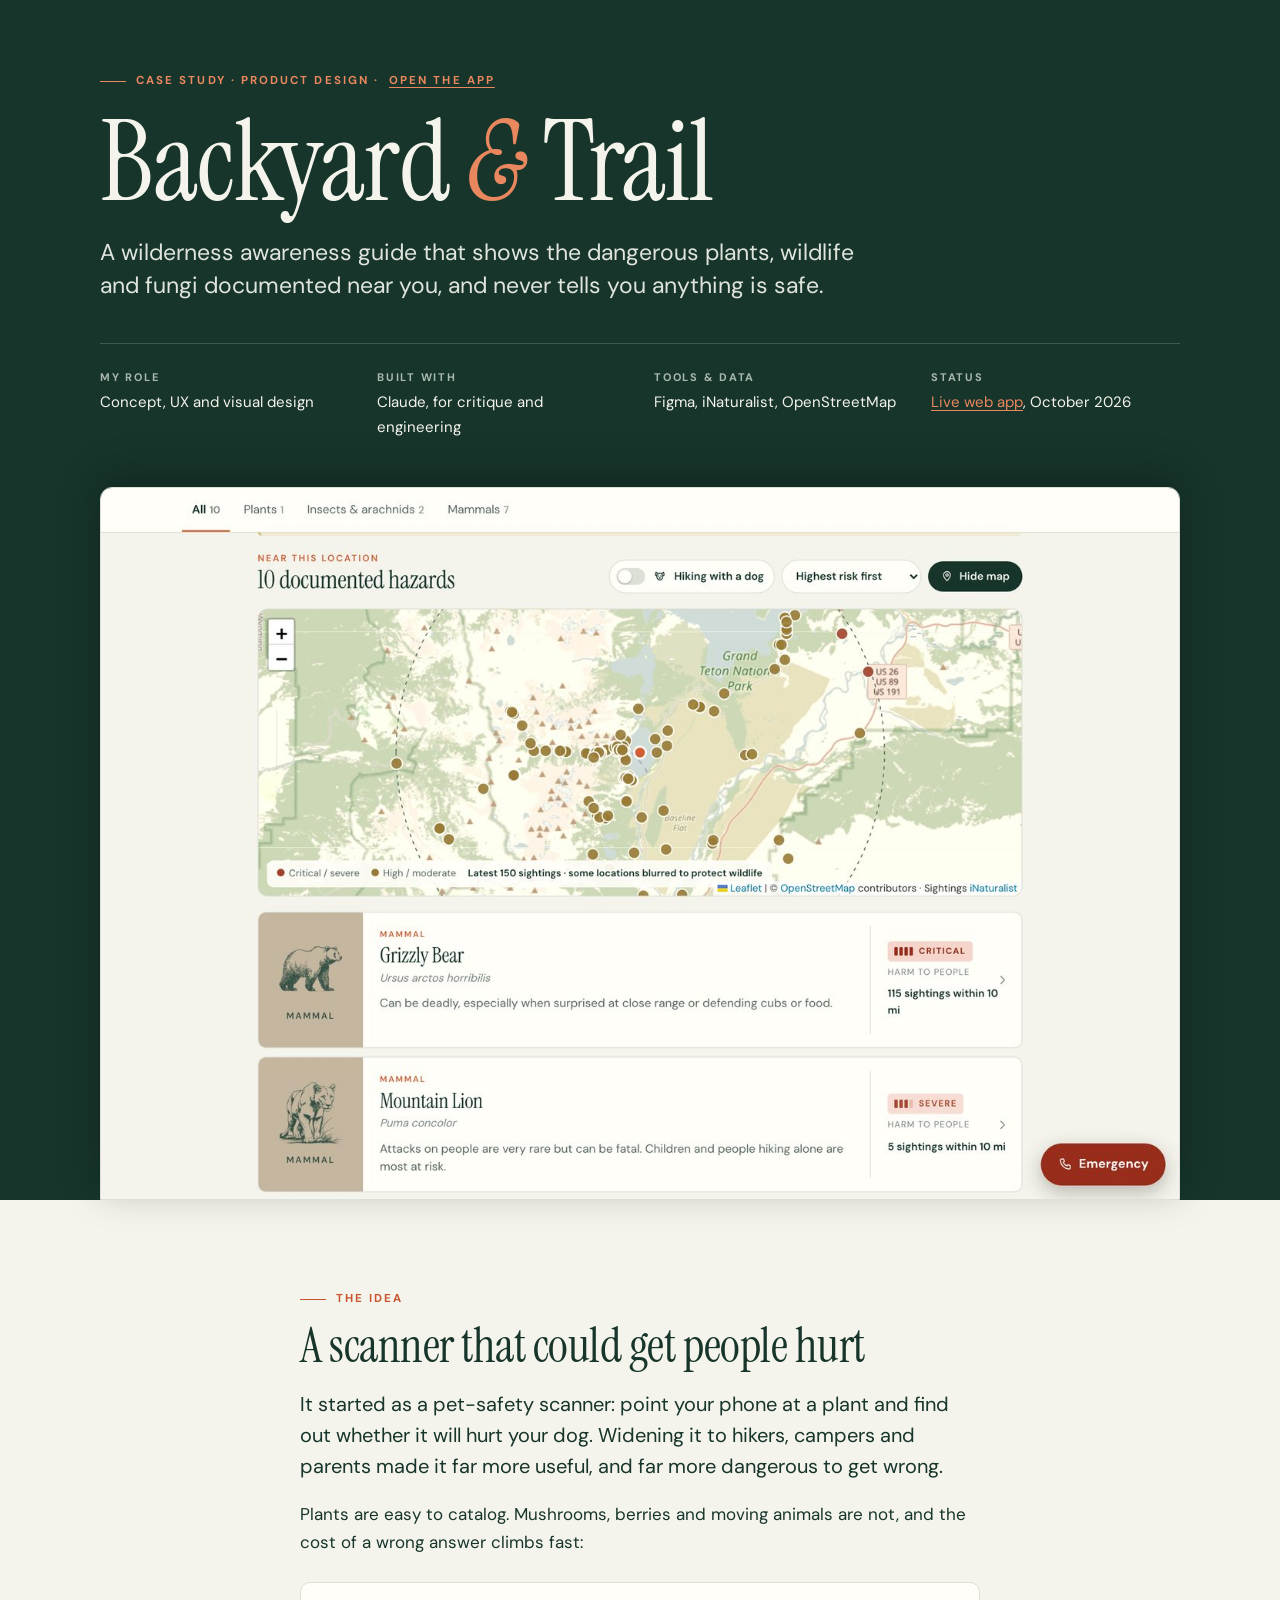
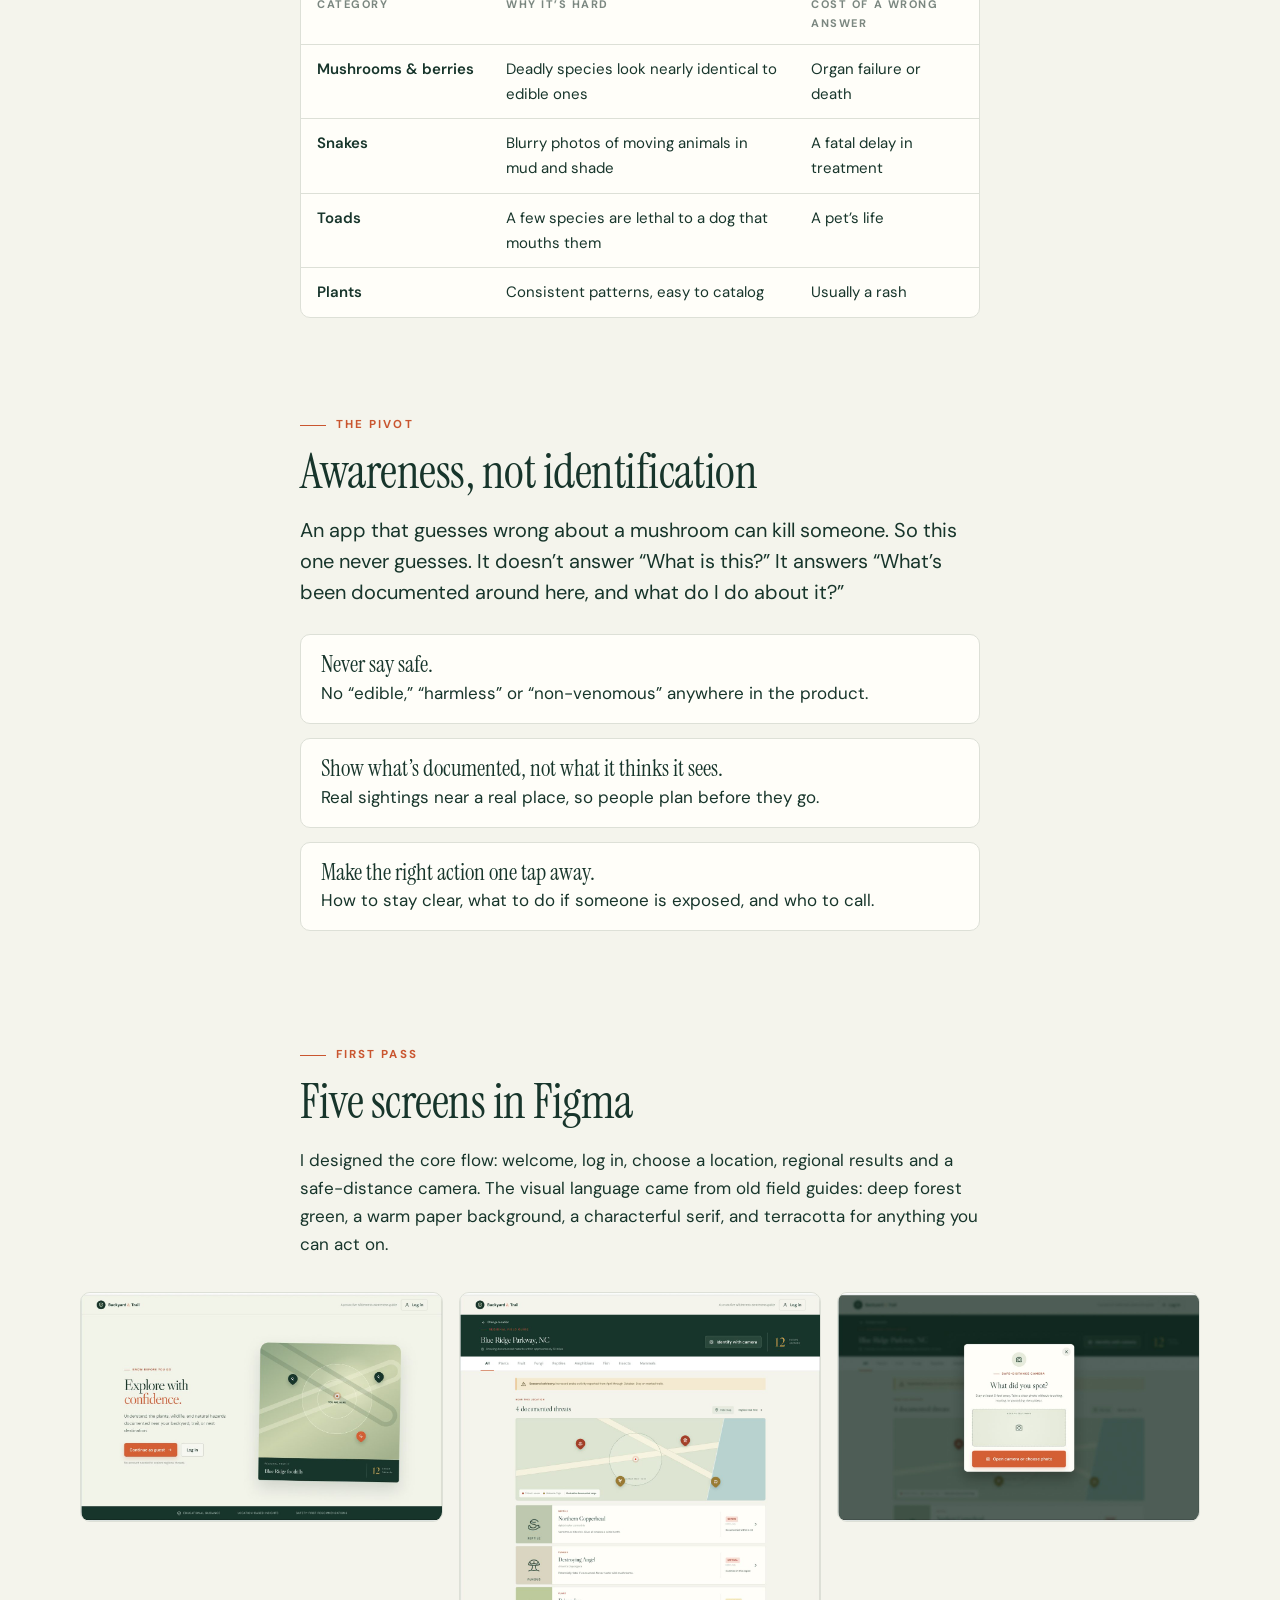
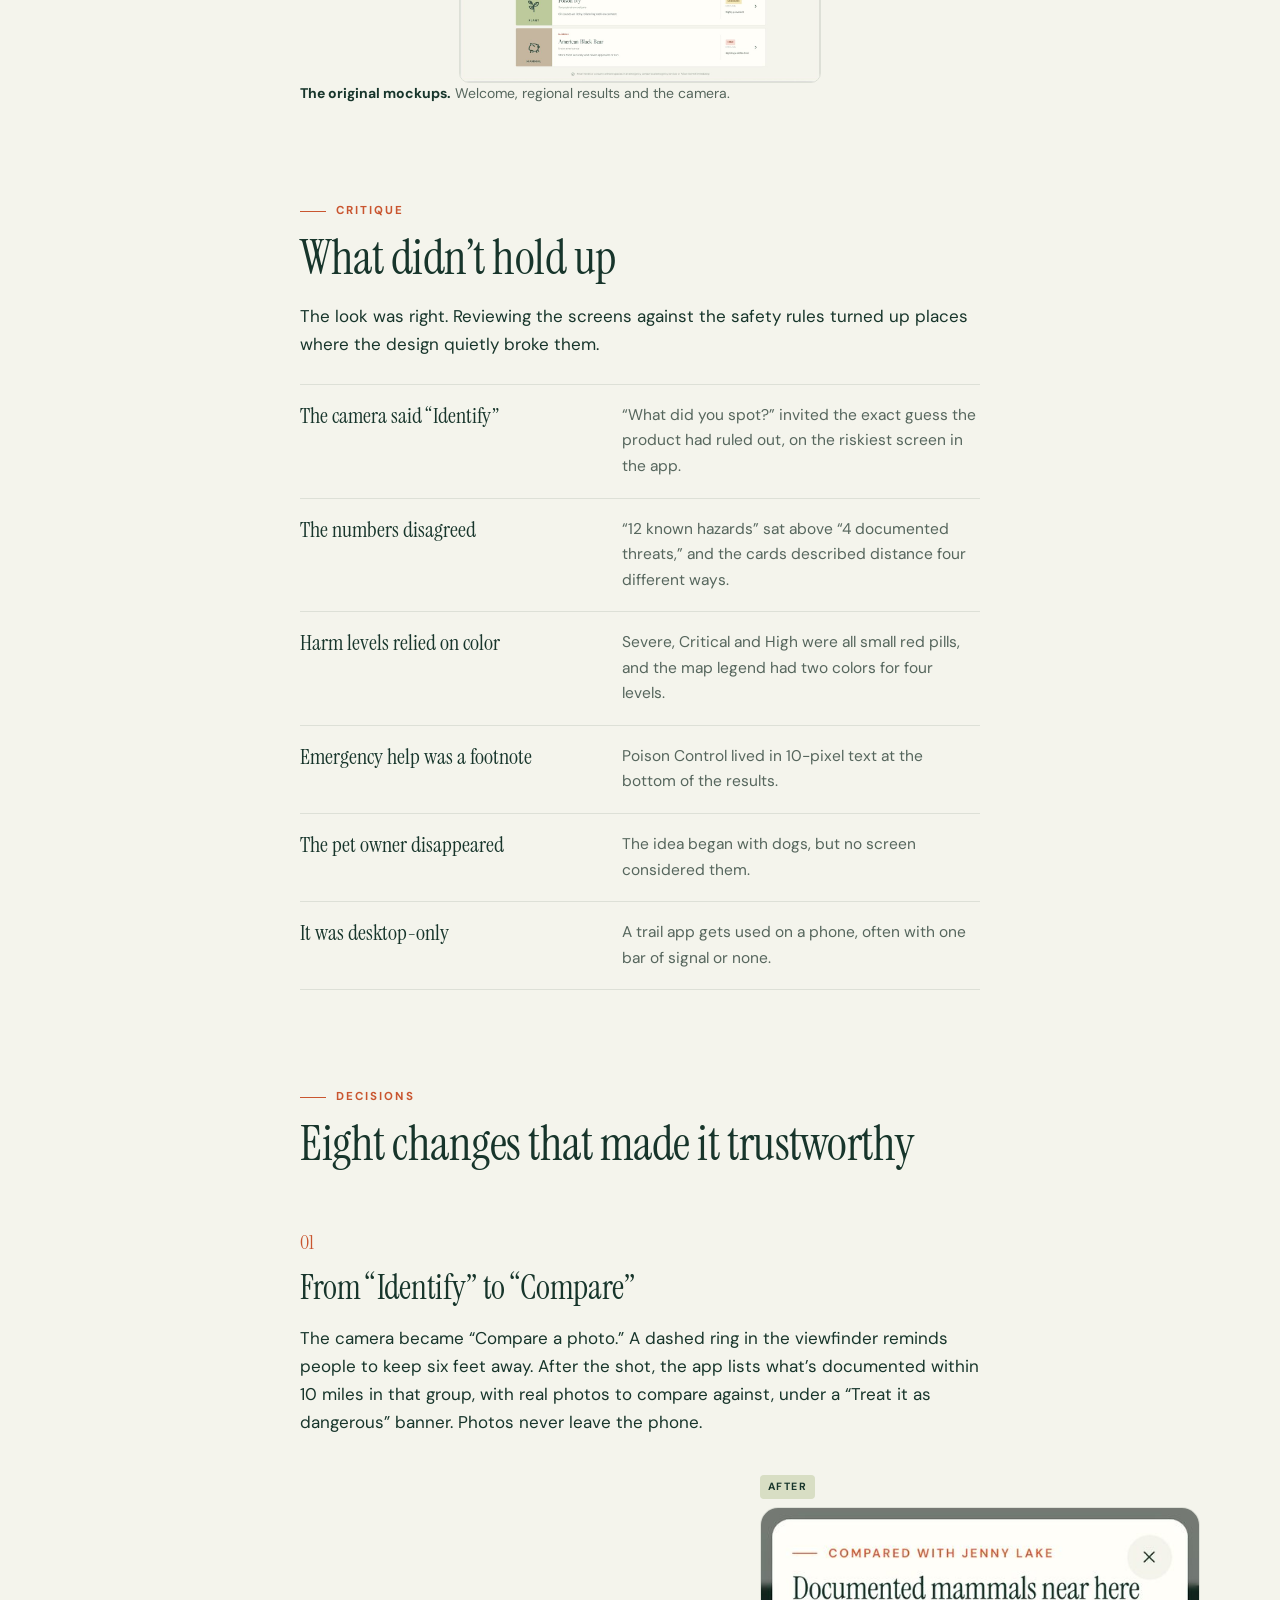
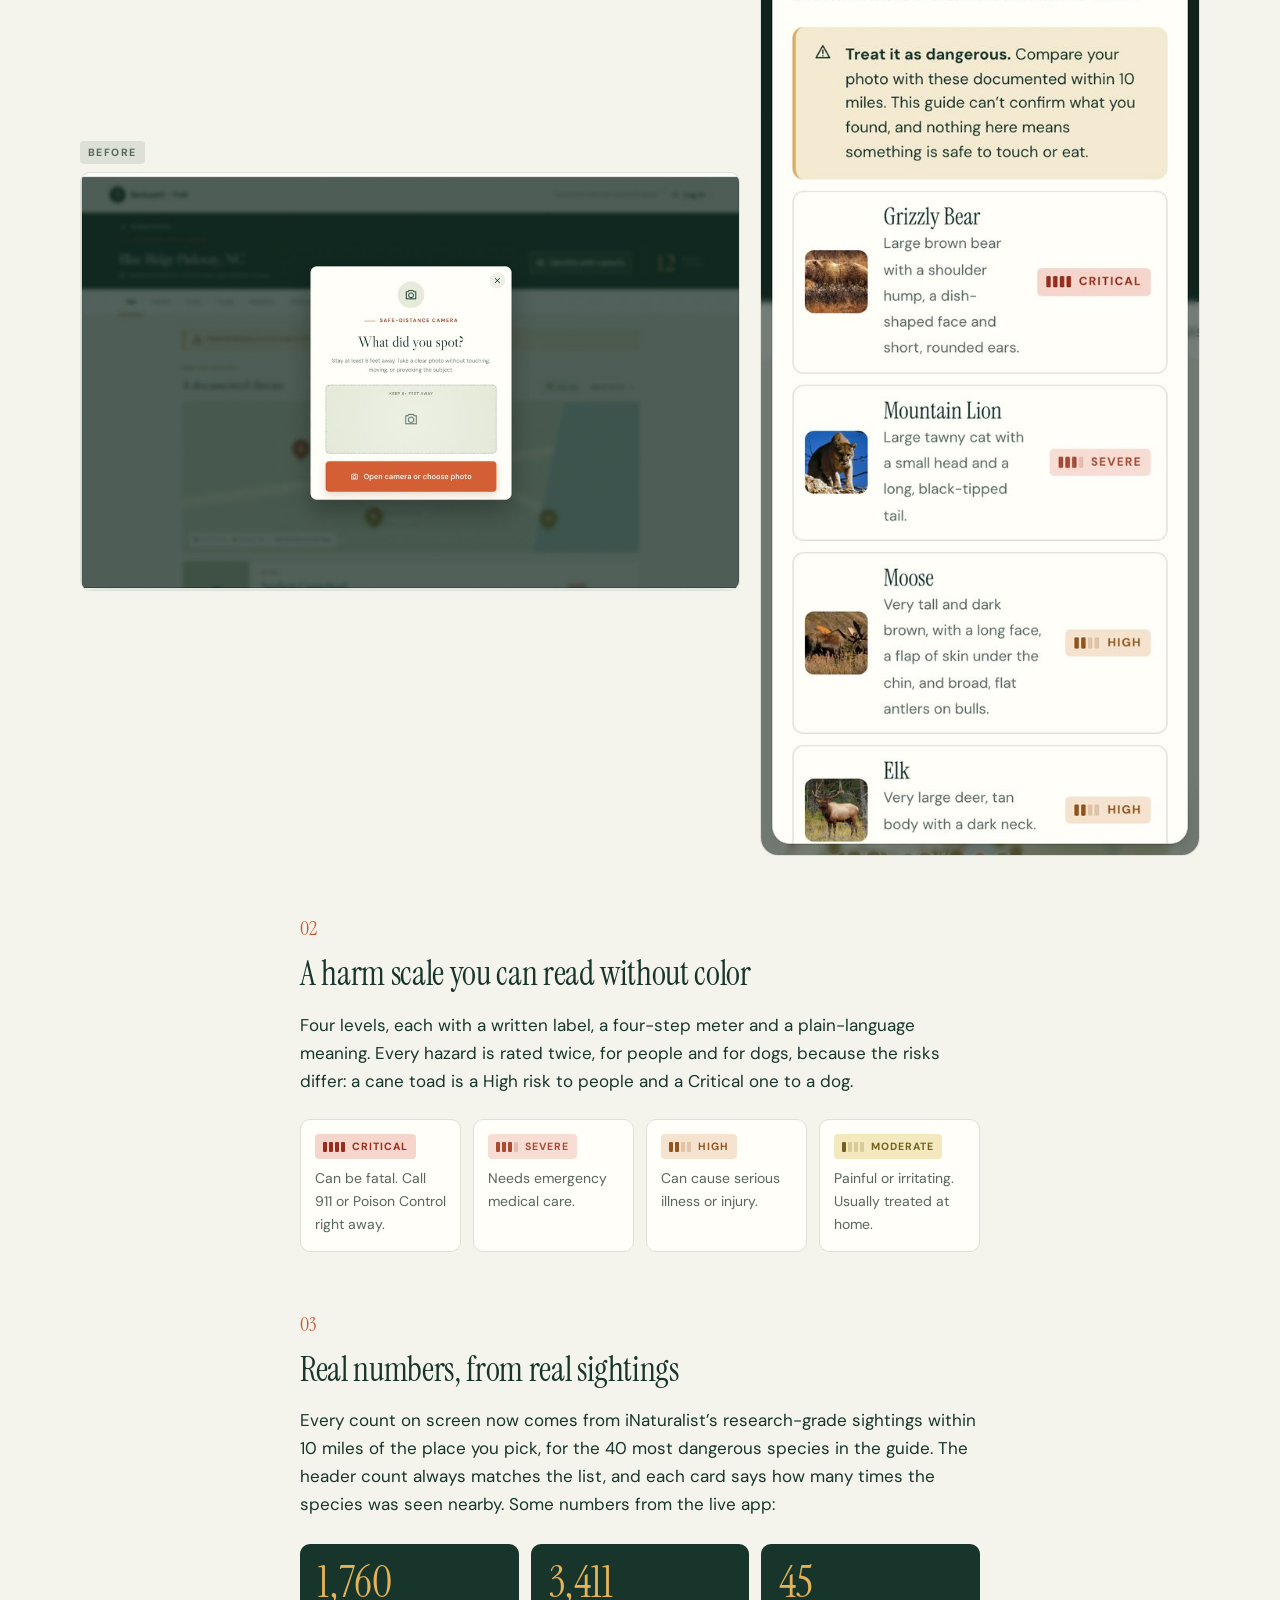
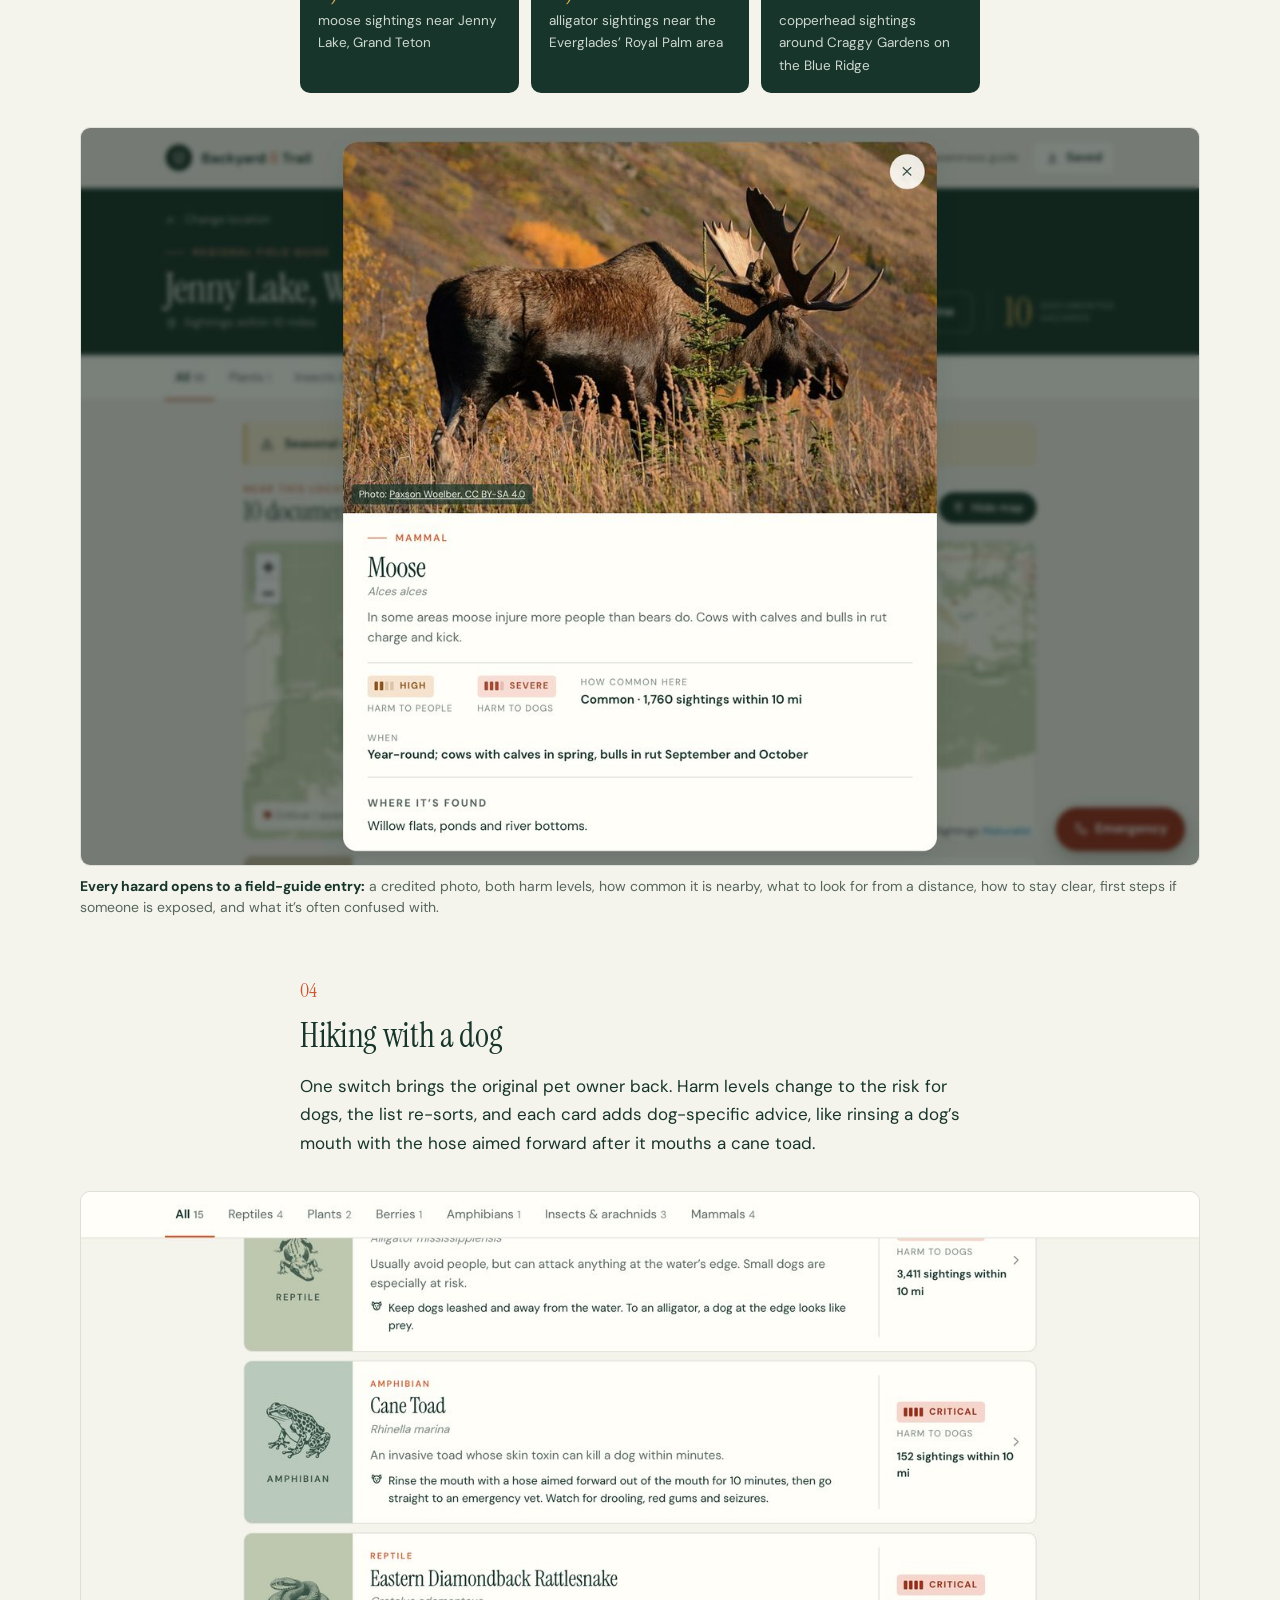
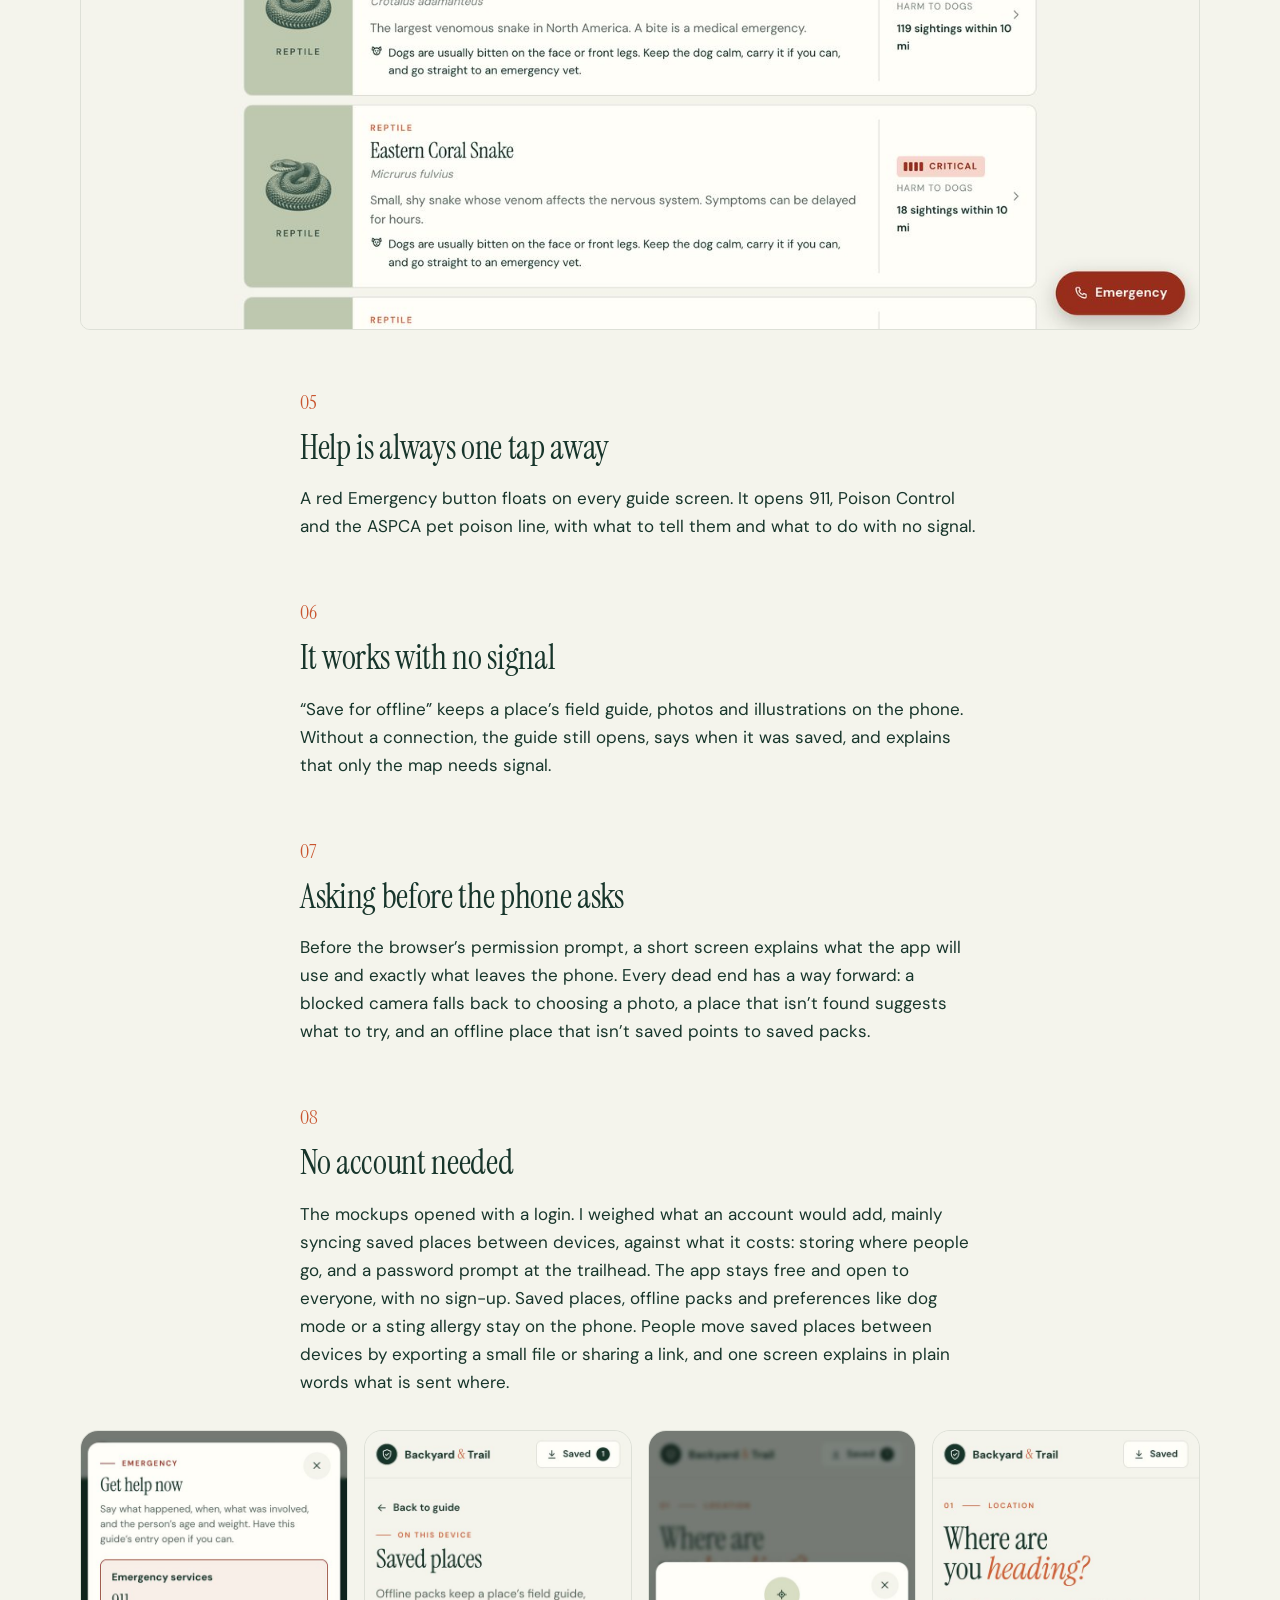
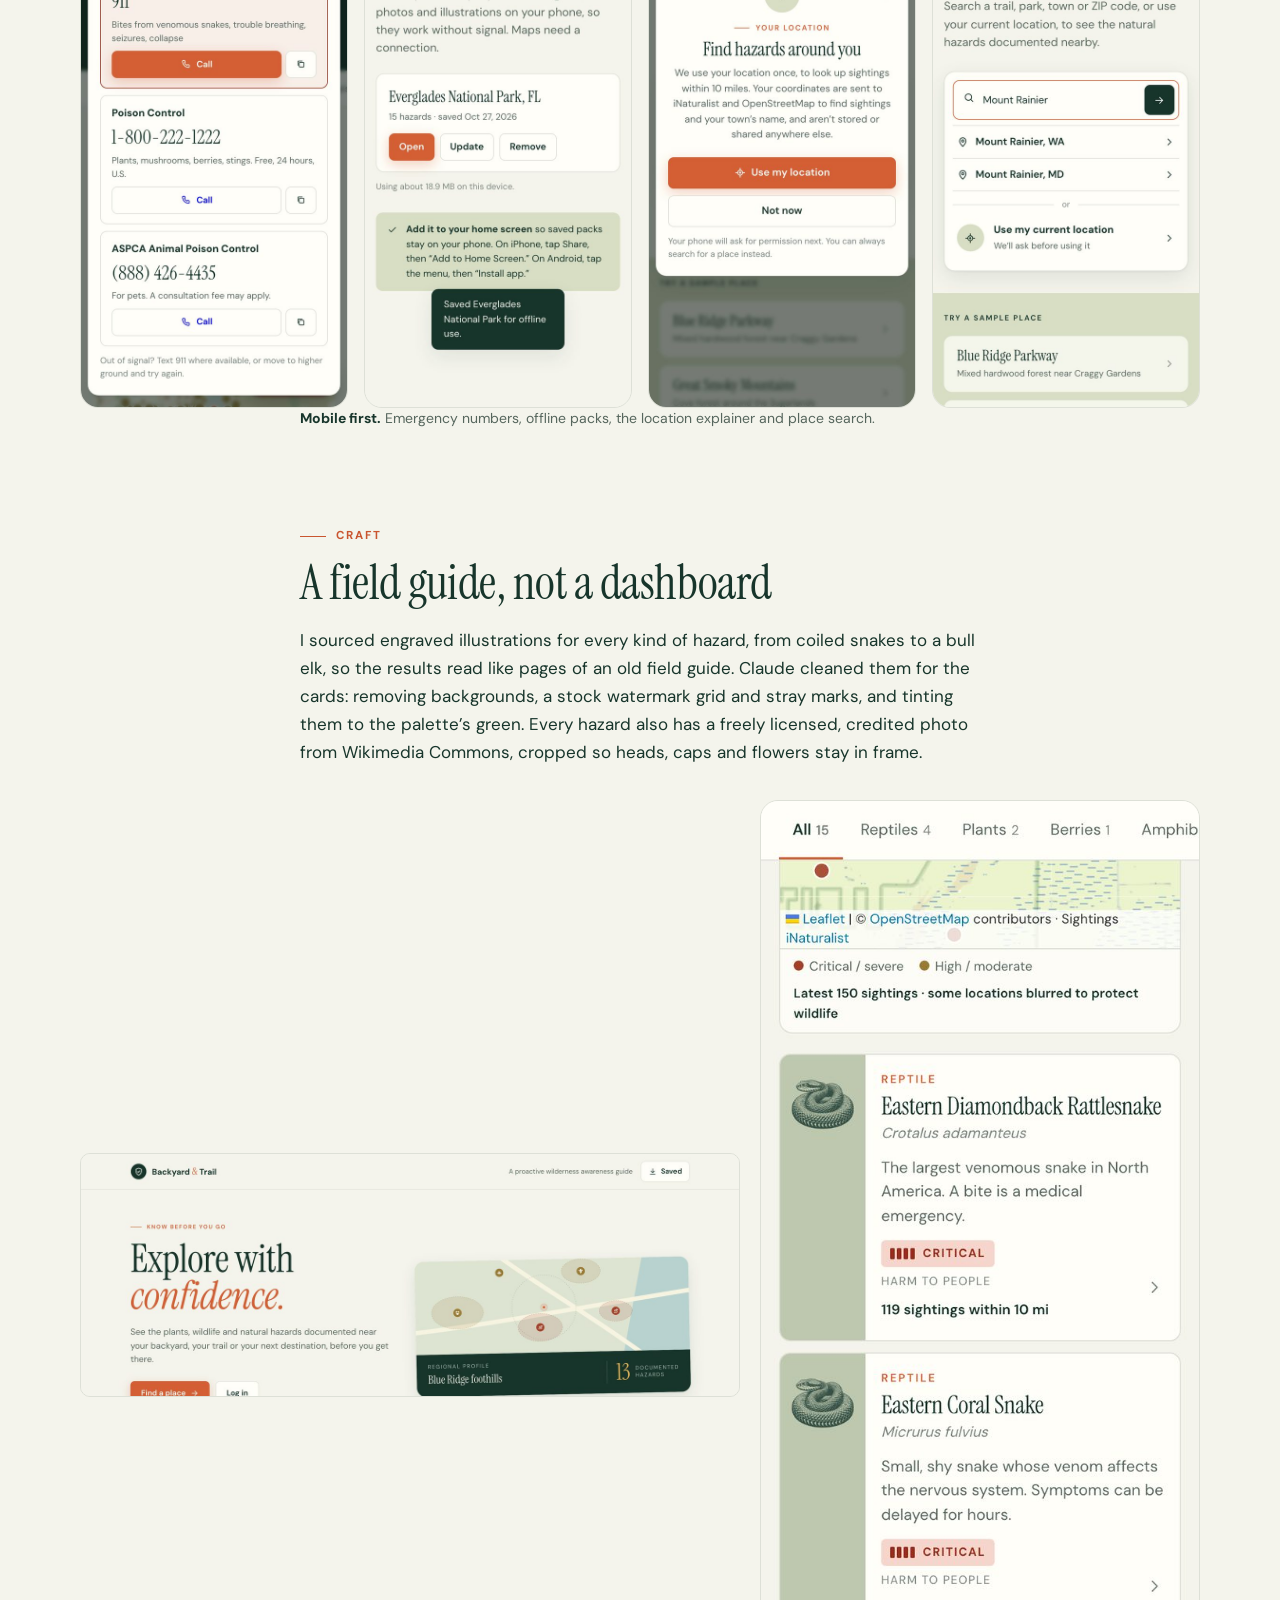
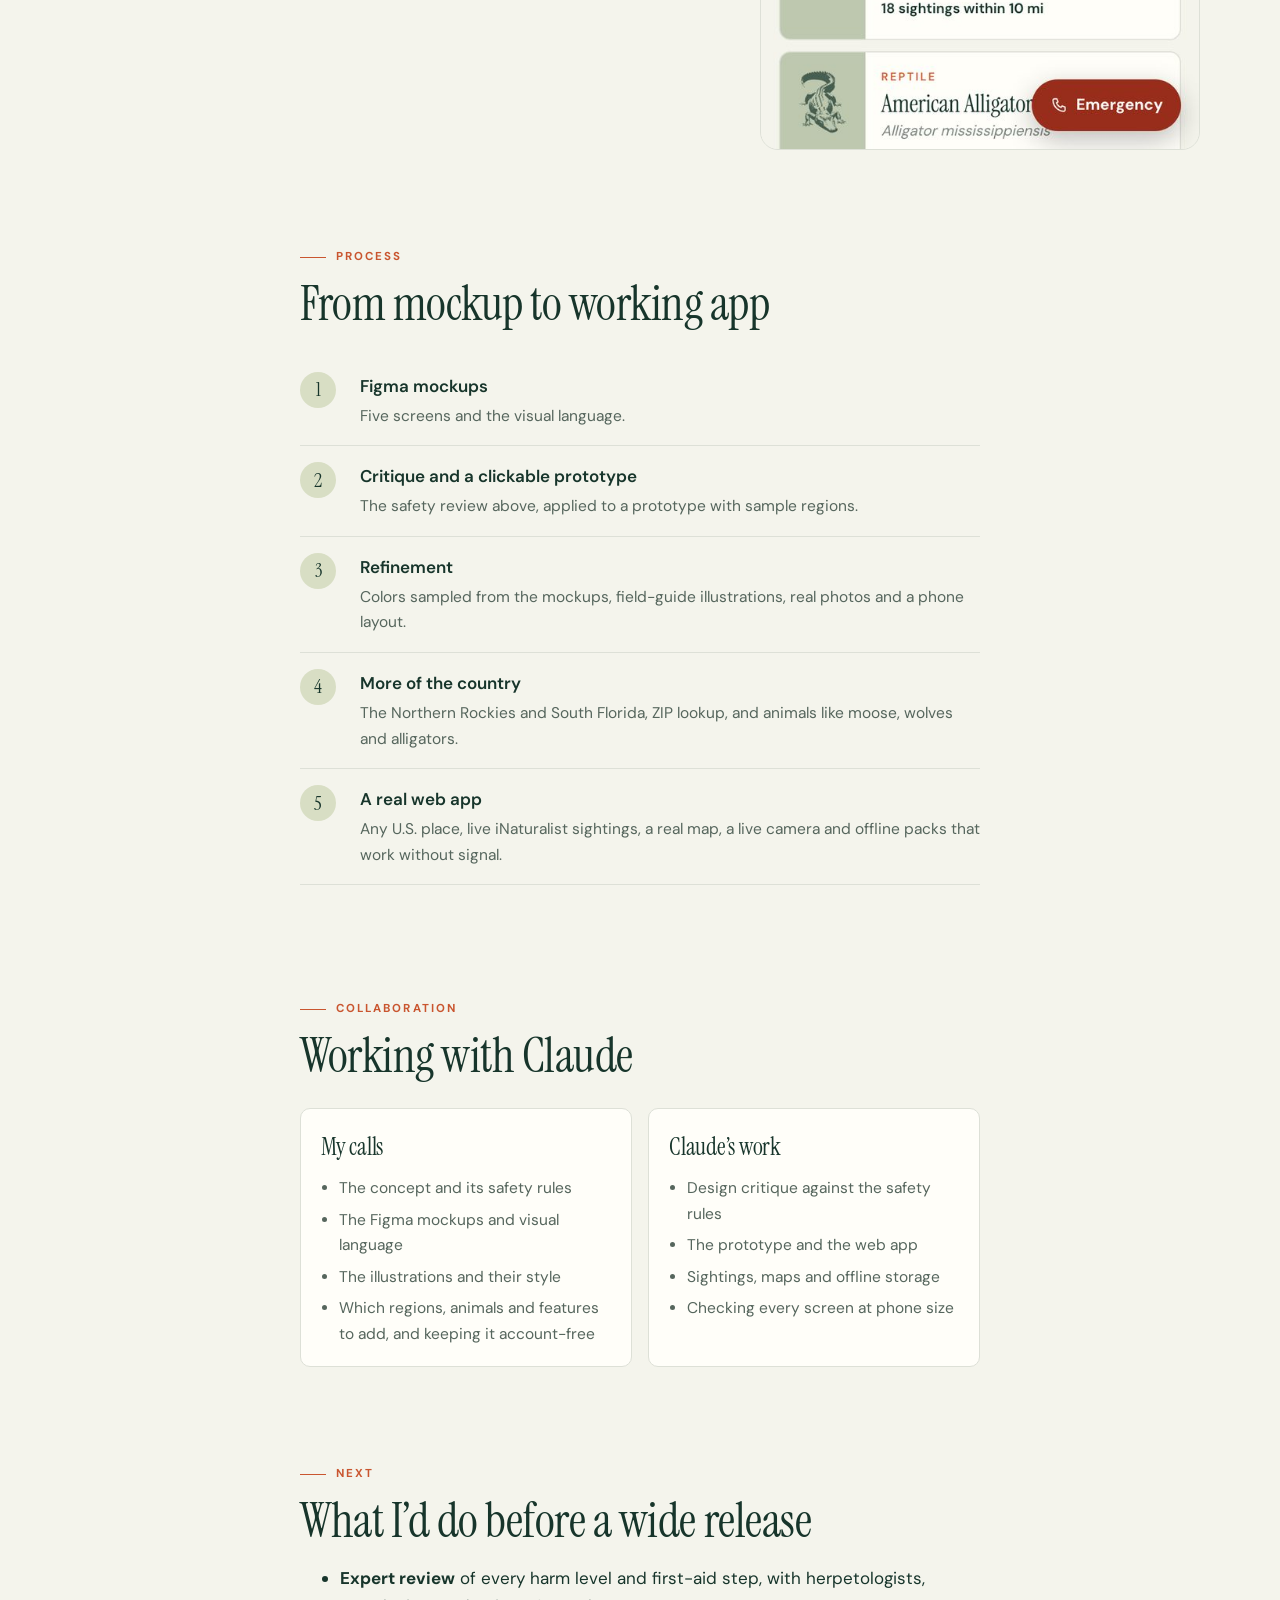
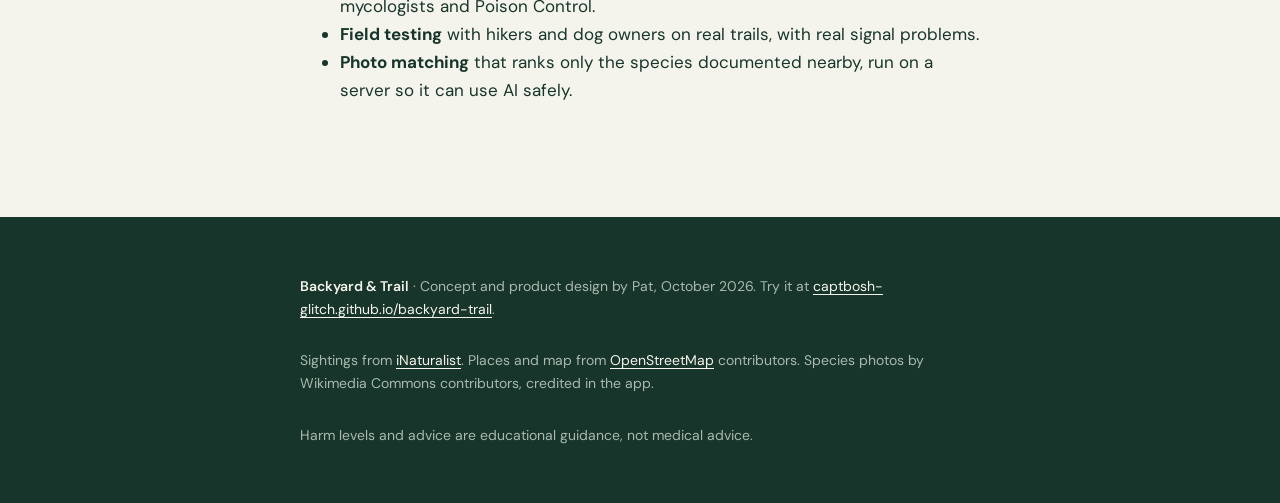
<file: case-study/index.html>
<!doctype html>
<html lang="en">
<head>
<meta charset="utf-8">
<meta name="viewport" content="width=device-width, initial-scale=1, viewport-fit=cover">
<title>Designing Backyard &amp; Trail</title>
<link rel="preconnect" href="https://fonts.googleapis.com">
<link rel="preconnect" href="https://fonts.gstatic.com" crossorigin>
<link rel="stylesheet" href="https://fonts.googleapis.com/css2?family=Instrument+Serif:ital@0;1&family=DM+Sans:opsz,wght@9..40,400;9..40,500;9..40,600;9..40,700&display=swap">
<meta name="description" content="Case study: how a risky plant-and-wildlife scanner became a safety-first field guide built on real sightings.">
<meta property="og:type" content="article">
<meta property="og:title" content="Designing Backyard &amp; Trail">
<meta property="og:description" content="How a risky plant-and-wildlife scanner became a safety-first field guide built on real sightings.">
<meta property="og:url" content="https://captbosh-glitch.github.io/backyard-trail/case-study/">
<meta property="og:image" content="https://captbosh-glitch.github.io/backyard-trail/case-study/img/app-guide.jpg">
<meta name="twitter:card" content="summary_large_image">
<link rel="icon" href="../icons/favicon.svg" type="image/svg+xml">
<link rel="canonical" href="https://captbosh-glitch.github.io/backyard-trail/case-study/">
<style>
html { -webkit-text-size-adjust: 100%; }
body { margin: 0; }
img { max-width: 100%; }

/* Layout: a long-read in the product's own field-guide language. A forest band opens it, chapters run
   down a 680px reading column, and screenshots break out wider, with before/after pairs side by side.
   Single light theme on purpose: it shows the product as designed. */
:root {
  --paper: #f4f4ec; --card: #fffef9; --ink: #17352b; --muted: #56665d; --faint: #7b8780; --line: #dde0d7;
  --forest: #17352b; --forest-ink: #f4f4ec; --forest-muted: #a9b9ae; --terra: #c9552f; --gold: #e5b256; --sage: #d8dec4;
  --sev-critical: #992d1b; --sev-severe: #aa4a34; --sev-high: #8f561d; --sev-moderate: #75611f;
  --pill-critical: #f6d6cc; --pill-severe: #f8ddd4; --pill-high: #f6e3cf; --pill-moderate: #f4e8be;
  --display: 'Instrument Serif', 'Iowan Old Style', Georgia, serif;
  --body: 'DM Sans', system-ui, -apple-system, 'Segoe UI', sans-serif;
  color-scheme: light;
}
* { box-sizing: border-box; }
body { background: var(--paper); color: var(--ink); font: 17px/1.65 var(--body); -webkit-font-smoothing: antialiased; }
h1, h2, h3 { font-family: var(--display); font-weight: 400; margin: 0; letter-spacing: -0.01em; text-wrap: balance; }
p { margin: 0; }
a { color: var(--terra); text-underline-offset: 3px; }
.gutter { padding-left: max(20px, env(safe-area-inset-left, 0px)); padding-right: max(20px, env(safe-area-inset-right, 0px)); }
.col { max-width: 680px; margin: 0 auto; }
.wide { max-width: 1120px; margin: 0 auto; }
.eyebrow { display: flex; align-items: center; gap: 10px; font-size: 11.5px; font-weight: 700; letter-spacing: .18em; text-transform: uppercase; color: var(--terra); }
.eyebrow::before { content: ""; width: 26px; height: 1px; background: currentColor; }

/* hero */
.hero { background: var(--forest); color: var(--forest-ink); }
.hero .wide { padding-block: 72px 0; }
.hero .eyebrow { color: #e9875f; }
.hero h1 { font-size: clamp(54px, 9vw, 112px); line-height: .92; margin-top: 20px; }
.hero h1 em { color: #e9875f; }
.hero .dek { font-size: clamp(19px, 2.2vw, 23px); line-height: 1.45; max-width: 34em; margin-top: 22px; color: #dfe5dc; }
.meta { display: grid; grid-template-columns: repeat(auto-fit, minmax(170px, 1fr)); gap: 18px 28px; margin-top: 40px; padding-top: 24px; border-top: 1px solid rgb(244 244 236 / .18); }
.meta dt { font-size: 11px; font-weight: 700; letter-spacing: .16em; text-transform: uppercase; color: var(--forest-muted); }
.meta dd { margin: 4px 0 0; font-size: 15px; }
.hero figure { margin: 48px 0 0; }
.hero figure img { display: block; width: 100%; max-width: 100%; border-radius: 12px 12px 0 0; box-shadow: 0 -10px 40px rgb(0 0 0 / .25); }

/* chapters */
section { padding-block: 72px 8px; }
section h2 { font-size: clamp(34px, 4.6vw, 48px); line-height: 1.05; margin-top: 12px; }
.col > p, .col > ul, .col > ol { margin-top: 18px; }
.lead { font-size: 20px; line-height: 1.55; }
ul.rules { list-style: none; padding: 0; display: grid; gap: 14px; margin-top: 26px; }
ul.rules li { padding: 16px 20px; background: var(--card); border: 1px solid var(--line); border-radius: 10px; }
ul.rules b { display: block; font-family: var(--display); font-weight: 400; font-size: 23px; line-height: 1.2; }
.pull { font-family: var(--display); font-size: clamp(28px, 3.6vw, 38px); line-height: 1.2; color: var(--forest); margin-top: 34px; padding-left: 20px; border-left: 3px solid var(--terra); }

/* risk table from the original brief */
.tablewrap { overflow-x: auto; margin-top: 26px; border: 1px solid var(--line); border-radius: 10px; background: var(--card); }
table { width: 100%; border-collapse: collapse; font-size: 15px; min-width: 520px; }
th, td { text-align: left; padding: 12px 16px; border-bottom: 1px solid var(--line); vertical-align: top; }
th { font-size: 11px; letter-spacing: .14em; text-transform: uppercase; color: var(--faint); font-weight: 700; }
tr:last-child td { border-bottom: 0; }
td:first-child { font-weight: 600; white-space: nowrap; }

/* figures */
figure { margin: 34px 0 0; }
figure img { display: block; width: 100%; max-width: 100%; height: auto; border-radius: 10px; border: 1px solid var(--line); background: var(--card); }
figcaption { font-size: 14px; color: var(--muted); margin-top: 10px; line-height: 1.5; }
figcaption b { color: var(--ink); }
.trio { display: grid; grid-template-columns: repeat(3, minmax(0, 1fr)); gap: 16px; }
.pair { display: grid; grid-template-columns: minmax(0, 1fr) minmax(0, 1fr); gap: 20px; align-items: start; }
.pair.phone { grid-template-columns: minmax(0, 1.5fr) minmax(0, 1fr); align-items: center; }
.tag { display: inline-block; font-size: 10.5px; font-weight: 700; letter-spacing: .14em; text-transform: uppercase; padding: 3px 8px; border-radius: 4px; margin-bottom: 8px; }
.tag.before { background: var(--line); color: var(--muted); }
.tag.after { background: var(--sage); color: var(--forest); }
.phones { display: grid; grid-template-columns: repeat(4, minmax(0, 1fr)); gap: 16px; }
.phones img, .pair.phone .shot img { border-radius: 18px; }
@media (max-width: 760px) {
  .trio, .pair, .pair.phone { grid-template-columns: 1fr; }
  .phones { grid-template-columns: repeat(2, minmax(0, 1fr)); }
  .hero .wide { padding-block: 48px 0; }
}

/* critique list */
.critique { display: grid; gap: 0; margin-top: 26px; border-top: 1px solid var(--line); }
.critique div { display: grid; grid-template-columns: minmax(0, 1fr) minmax(0, 1.2fr); gap: 8px 24px; padding: 18px 0; border-bottom: 1px solid var(--line); }
.critique b { font-family: var(--display); font-weight: 400; font-size: 22px; line-height: 1.2; }
.critique p { color: var(--muted); font-size: 15.5px; }
@media (max-width: 600px) { .critique div { grid-template-columns: 1fr; } }

/* decisions */
.decision { padding-top: 56px; }
.decision h3 { font-size: clamp(28px, 3.4vw, 34px); line-height: 1.1; margin-top: 10px; }
.num { font-family: var(--display); font-size: 20px; color: var(--terra); }

/* the harm scale, rebuilt live */
.scale { display: grid; grid-template-columns: repeat(auto-fit, minmax(140px, 1fr)); gap: 12px; margin-top: 24px; }
.scale > div { background: var(--card); border: 1px solid var(--line); border-radius: 10px; padding: 14px; font-size: 14px; color: var(--muted); }
.lv { display: inline-flex; align-items: center; gap: 7px; padding: 4px 8px; border-radius: 4px; font-size: 10.5px; font-weight: 700; letter-spacing: .1em; text-transform: uppercase; margin-bottom: 8px; }
.meter { display: inline-flex; gap: 2px; }
.meter i { width: 4px; height: 10px; border-radius: 1px; background: color-mix(in srgb, currentColor 22%, transparent); }
.lv-critical { color: var(--sev-critical); background: var(--pill-critical); } .lv-critical .meter i:nth-child(-n+4) { background: currentColor; }
.lv-severe { color: var(--sev-severe); background: var(--pill-severe); } .lv-severe .meter i:nth-child(-n+3) { background: currentColor; }
.lv-high { color: var(--sev-high); background: var(--pill-high); } .lv-high .meter i:nth-child(-n+2) { background: currentColor; }
.lv-moderate { color: var(--sev-moderate); background: var(--pill-moderate); } .lv-moderate .meter i:nth-child(-n+1) { background: currentColor; }

/* stats from real sightings */
.stats { display: grid; grid-template-columns: repeat(auto-fit, minmax(150px, 1fr)); gap: 12px; margin-top: 26px; }
.stats div { background: var(--forest); color: var(--forest-ink); border-radius: 10px; padding: 16px 18px; }
.stats b { display: block; font-family: var(--display); font-weight: 400; font-size: 44px; line-height: 1; color: var(--gold); font-variant-numeric: tabular-nums; }
.stats span { font-size: 13.5px; color: #cfd8d1; display: block; margin-top: 6px; }

/* process timeline */
ol.steps { list-style: none; padding: 0; margin-top: 26px; display: grid; gap: 0; counter-reset: s; }
ol.steps li { counter-increment: s; display: grid; grid-template-columns: 44px minmax(0, 1fr); gap: 4px 16px; padding: 16px 0; border-bottom: 1px solid var(--line); }
ol.steps li::before { content: counter(s); grid-row: 1 / 3; width: 36px; height: 36px; border-radius: 50%; background: var(--sage); color: var(--forest); display: grid; place-items: center; font-family: var(--display); font-size: 20px; }
ol.steps b { font-weight: 600; }
ol.steps span { color: var(--muted); font-size: 15.5px; }

.split { display: grid; grid-template-columns: minmax(0, 1fr) minmax(0, 1fr); gap: 16px; margin-top: 26px; }
.split > div { background: var(--card); border: 1px solid var(--line); border-radius: 10px; padding: 18px 20px; }
.split h3 { font-size: 24px; }
.split ul { margin: 10px 0 0; padding-left: 18px; color: var(--muted); font-size: 15.5px; display: grid; gap: 6px; }
@media (max-width: 600px) { .split { grid-template-columns: 1fr; } }

footer { margin-top: 88px; background: var(--forest); color: var(--forest-muted); font-size: 14px; }
footer .col { padding-block: 40px 56px; display: grid; gap: 10px; }
footer b { color: var(--forest-ink); font-weight: 600; }
footer a { color: var(--forest-ink); }
@media (prefers-reduced-motion: reduce) { * { scroll-behavior: auto !important; } }
</style>
</head>
<body>
<header class="hero">
  <div class="wide gutter">
    <p class="eyebrow">Case study · Product design · <a href="../" style="color:inherit">Open the app</a></p>
    <h1>Backyard <em>&amp;</em> Trail</h1>
    <p class="dek">A wilderness awareness guide that shows the dangerous plants, wildlife and fungi documented near you, and never tells you anything is safe.</p>
    <dl class="meta">
      <div><dt>My role</dt><dd>Concept, UX and visual design</dd></div>
      <div><dt>Built with</dt><dd>Claude, for critique and engineering</dd></div>
      <div><dt>Tools &amp; data</dt><dd>Figma, iNaturalist, OpenStreetMap</dd></div>
      <div><dt>Status</dt><dd><a href="https://captbosh-glitch.github.io/backyard-trail/" target="_blank" rel="noopener" style="color:#e9875f">Live web app</a>, October 2026</dd></div>
    </dl>
    <figure><img src="img/app-guide.jpg" alt="The regional guide for Jenny Lake in Grand Teton National Park: a map of real sightings within 10 miles, and cards for grizzly bear and mountain lion with harm levels and sighting counts." width="1400" height="923"></figure>
  </div>
</header>

<main>
  <section class="gutter">
    <div class="col">
      <p class="eyebrow">The idea</p>
      <h2>A scanner that could get people hurt</h2>
      <p class="lead">It started as a pet-safety scanner: point your phone at a plant and find out whether it will hurt your dog. Widening it to hikers, campers and parents made it far more useful, and far more dangerous to get wrong.</p>
      <p>Plants are easy to catalog. Mushrooms, berries and moving animals are not, and the cost of a wrong answer climbs fast:</p>
      <div class="tablewrap"><table>
        <thead><tr><th>Category</th><th>Why it’s hard</th><th>Cost of a wrong answer</th></tr></thead>
        <tbody>
          <tr><td>Mushrooms &amp; berries</td><td>Deadly species look nearly identical to edible ones</td><td>Organ failure or death</td></tr>
          <tr><td>Snakes</td><td>Blurry photos of moving animals in mud and shade</td><td>A fatal delay in treatment</td></tr>
          <tr><td>Toads</td><td>A few species are lethal to a dog that mouths them</td><td>A pet’s life</td></tr>
          <tr><td>Plants</td><td>Consistent patterns, easy to catalog</td><td>Usually a rash</td></tr>
        </tbody>
      </table></div>
    </div>
  </section>

  <section class="gutter">
    <div class="col">
      <p class="eyebrow">The pivot</p>
      <h2>Awareness, not identification</h2>
      <p class="lead">An app that guesses wrong about a mushroom can kill someone. So this one never guesses. It doesn’t answer “What is this?” It answers “What’s been documented around here, and what do I do about it?”</p>
      <ul class="rules">
        <li><b>Never say safe.</b>No “edible,” “harmless” or “non-venomous” anywhere in the product.</li>
        <li><b>Show what’s documented, not what it thinks it sees.</b>Real sightings near a real place, so people plan before they go.</li>
        <li><b>Make the right action one tap away.</b>How to stay clear, what to do if someone is exposed, and who to call.</li>
      </ul>
    </div>
  </section>

  <section class="gutter">
    <div class="col">
      <p class="eyebrow">First pass</p>
      <h2>Five screens in Figma</h2>
      <p>I designed the core flow: welcome, log in, choose a location, regional results and a safe-distance camera. The visual language came from old field guides: deep forest green, a warm paper background, a characterful serif, and terracotta for anything you can act on.</p>
    </div>
    <div class="wide">
      <figure class="trio">
        <div><img src="img/mock-welcome.jpg" alt="Figma mockup of the welcome screen: Explore with confidence, with a map card for the Blue Ridge foothills." width="1200" height="759"></div>
        <div><img src="img/mock-results.jpg" alt="Figma mockup of regional results for the Blue Ridge Parkway, with a map and four hazard cards." width="1200" height="1296"></div>
        <div><img src="img/mock-camera.jpg" alt="Figma mockup of the safe-distance camera dialog asking What did you spot?" width="1200" height="759"></div>
      </figure>
      <figcaption class="col"><b>The original mockups.</b> Welcome, regional results and the camera.</figcaption>
    </div>
  </section>

  <section class="gutter">
    <div class="col">
      <p class="eyebrow">Critique</p>
      <h2>What didn’t hold up</h2>
      <p>The look was right. Reviewing the screens against the safety rules turned up places where the design quietly broke them.</p>
      <div class="critique">
        <div><b>The camera said “Identify”</b><p>“What did you spot?” invited the exact guess the product had ruled out, on the riskiest screen in the app.</p></div>
        <div><b>The numbers disagreed</b><p>“12 known hazards” sat above “4 documented threats,” and the cards described distance four different ways.</p></div>
        <div><b>Harm levels relied on color</b><p>Severe, Critical and High were all small red pills, and the map legend had two colors for four levels.</p></div>
        <div><b>Emergency help was a footnote</b><p>Poison Control lived in 10-pixel text at the bottom of the results.</p></div>
        <div><b>The pet owner disappeared</b><p>The idea began with dogs, but no screen considered them.</p></div>
        <div><b>It was desktop-only</b><p>A trail app gets used on a phone, often with one bar of signal or none.</p></div>
      </div>
    </div>
  </section>

  <section class="gutter">
    <div class="col">
      <p class="eyebrow">Decisions</p>
      <h2>Eight changes that made it trustworthy</h2>
    </div>

    <div class="col decision">
      <span class="num">01</span><h3>From “Identify” to “Compare”</h3>
      <p>The camera became “Compare a photo.” A dashed ring in the viewfinder reminds people to keep six feet away. After the shot, the app lists what’s documented within 10 miles in that group, with real photos to compare against, under a “Treat it as dangerous” banner. Photos never leave the phone.</p>
    </div>
    <div class="wide">
      <figure class="pair phone">
        <div><span class="tag before">Before</span><img src="img/mock-camera.jpg" alt="Mockup: What did you spot? camera dialog." width="1200" height="759"></div>
        <div class="shot"><span class="tag after">After</span><img src="img/phone-cam.jpg" alt="App on a phone: Documented mammals near here, with a Treat it as dangerous warning and photos of grizzly bear, mountain lion and moose." width="560" height="1212"></div>
      </figure>
    </div>

    <div class="col decision">
      <span class="num">02</span><h3>A harm scale you can read without color</h3>
      <p>Four levels, each with a written label, a four-step meter and a plain-language meaning. Every hazard is rated twice, for people and for dogs, because the risks differ: a cane toad is a High risk to people and a Critical one to a dog.</p>
      <div class="scale" aria-label="The four harm levels">
        <div><span class="lv lv-critical"><span class="meter"><i></i><i></i><i></i><i></i></span>Critical</span><br>Can be fatal. Call 911 or Poison Control right away.</div>
        <div><span class="lv lv-severe"><span class="meter"><i></i><i></i><i></i><i></i></span>Severe</span><br>Needs emergency medical care.</div>
        <div><span class="lv lv-high"><span class="meter"><i></i><i></i><i></i><i></i></span>High</span><br>Can cause serious illness or injury.</div>
        <div><span class="lv lv-moderate"><span class="meter"><i></i><i></i><i></i><i></i></span>Moderate</span><br>Painful or irritating. Usually treated at home.</div>
      </div>
    </div>

    <div class="col decision">
      <span class="num">03</span><h3>Real numbers, from real sightings</h3>
      <p>Every count on screen now comes from iNaturalist’s research-grade sightings within 10 miles of the place you pick, for the 40 most dangerous species in the guide. The header count always matches the list, and each card says how many times the species was seen nearby. Some numbers from the live app:</p>
      <div class="stats">
        <div><b>1,760</b><span>moose sightings near Jenny Lake, Grand Teton</span></div>
        <div><b>3,411</b><span>alligator sightings near the Everglades’ Royal Palm area</span></div>
        <div><b>45</b><span>copperhead sightings around Craggy Gardens on the Blue Ridge</span></div>
      </div>
    </div>
    <div class="wide">
      <figure><img src="img/app-detail.jpg" alt="Detail view for the moose: a photo, harm levels for people and dogs, and Common, 1,760 sightings within 10 miles." width="1400" height="923">
        <figcaption><b>Every hazard opens to a field-guide entry:</b> a credited photo, both harm levels, how common it is nearby, what to look for from a distance, how to stay clear, first steps if someone is exposed, and what it’s often confused with.</figcaption></figure>
    </div>

    <div class="col decision">
      <span class="num">04</span><h3>Hiking with a dog</h3>
      <p>One switch brings the original pet owner back. Harm levels change to the risk for dogs, the list re-sorts, and each card adds dog-specific advice, like rinsing a dog’s mouth with the hose aimed forward after it mouths a cane toad.</p>
    </div>
    <div class="wide">
      <figure><img src="img/app-dog.jpg" alt="Everglades guide with Hiking with a dog turned on: cane toad, eastern diamondback and coral snake rated Critical for dogs, each with dog-specific advice." width="1400" height="923"></figure>
    </div>

    <div class="col decision">
      <span class="num">05</span><h3>Help is always one tap away</h3>
      <p>A red Emergency button floats on every guide screen. It opens 911, Poison Control and the ASPCA pet poison line, with what to tell them and what to do with no signal.</p>
    </div>
    <div class="col decision">
      <span class="num">06</span><h3>It works with no signal</h3>
      <p>“Save for offline” keeps a place’s field guide, photos and illustrations on the phone. Without a connection, the guide still opens, says when it was saved, and explains that only the map needs signal.</p>
    </div>
    <div class="col decision">
      <span class="num">07</span><h3>Asking before the phone asks</h3>
      <p>Before the browser’s permission prompt, a short screen explains what the app will use and exactly what leaves the phone. Every dead end has a way forward: a blocked camera falls back to choosing a photo, a place that isn’t found suggests what to try, and an offline place that isn’t saved points to saved packs.</p>
    </div>
    <div class="col decision">
      <span class="num">08</span><h3>No account needed</h3>
      <p>The mockups opened with a login. I weighed what an account would add, mainly syncing saved places between devices, against what it costs: storing where people go, and a password prompt at the trailhead. The app stays free and open to everyone, with no sign-up. Saved places, offline packs and preferences like dog mode or a sting allergy stay on the phone. People move saved places between devices by exporting a small file or sharing a link, and one screen explains in plain words what is sent where.</p>
    </div>
    <div class="wide">
      <figure class="phones">
        <img src="img/phone-sos.jpg" alt="Emergency numbers sheet on a phone." width="560" height="1212">
        <img src="img/phone-saved.jpg" alt="Saved places on a phone, with an offline pack for Everglades National Park." width="560" height="1212">
        <img src="img/phone-gps.jpg" alt="Location explainer: Find hazards around you, with what is sent where." width="560" height="1212">
        <img src="img/phone-search.jpg" alt="Search results for Mount Rainier, offering Washington and Maryland." width="560" height="1212">
      </figure>
      <figcaption class="col"><b>Mobile first.</b> Emergency numbers, offline packs, the location explainer and place search.</figcaption>
    </div>
  </section>

  <section class="gutter">
    <div class="col">
      <p class="eyebrow">Craft</p>
      <h2>A field guide, not a dashboard</h2>
      <p>I sourced engraved illustrations for every kind of hazard, from coiled snakes to a bull elk, so the results read like pages of an old field guide. Claude cleaned them for the cards: removing backgrounds, a stock watermark grid and stray marks, and tinting them to the palette’s green. Every hazard also has a freely licensed, credited photo from Wikimedia Commons, cropped so heads, caps and flowers stay in frame.</p>
    </div>
    <div class="wide">
      <figure class="pair phone">
        <div><img src="img/app-welcome.jpg" alt="The welcome screen in the finished app." width="1400" height="514"></div>
        <div class="shot"><img src="img/phone-cards.jpg" alt="Result cards on a phone with engraved illustrations of a rattlesnake, coral snake and alligator." width="560" height="1212"></div>
      </figure>
    </div>
  </section>

  <section class="gutter">
    <div class="col">
      <p class="eyebrow">Process</p>
      <h2>From mockup to working app</h2>
      <ol class="steps">
        <li><b>Figma mockups</b><span>Five screens and the visual language.</span></li>
        <li><b>Critique and a clickable prototype</b><span>The safety review above, applied to a prototype with sample regions.</span></li>
        <li><b>Refinement</b><span>Colors sampled from the mockups, field-guide illustrations, real photos and a phone layout.</span></li>
        <li><b>More of the country</b><span>The Northern Rockies and South Florida, ZIP lookup, and animals like moose, wolves and alligators.</span></li>
        <li><b>A real web app</b><span>Any U.S. place, live iNaturalist sightings, a real map, a live camera and offline packs that work without signal.</span></li>
      </ol>
    </div>
  </section>

  <section class="gutter">
    <div class="col">
      <p class="eyebrow">Collaboration</p>
      <h2>Working with Claude</h2>
      <div class="split">
        <div><h3>My calls</h3><ul><li>The concept and its safety rules</li><li>The Figma mockups and visual language</li><li>The illustrations and their style</li><li>Which regions, animals and features to add, and keeping it account-free</li></ul></div>
        <div><h3>Claude’s work</h3><ul><li>Design critique against the safety rules</li><li>The prototype and the web app</li><li>Sightings, maps and offline storage</li><li>Checking every screen at phone size</li></ul></div>
      </div>
    </div>
  </section>

  <section class="gutter">
    <div class="col">
      <p class="eyebrow">Next</p>
      <h2>What I’d do before a wide release</h2>
      <ul>
        <li><b>Expert review</b> of every harm level and first-aid step, with herpetologists, mycologists and Poison Control.</li>
        <li><b>Field testing</b> with hikers and dog owners on real trails, with real signal problems.</li>
        <li><b>Photo matching</b> that ranks only the species documented nearby, run on a server so it can use AI safely.</li>
      </ul>
    </div>
  </section>
</main>

<footer class="gutter">
  <div class="col">
    <p><b>Backyard &amp; Trail</b> · Concept and product design by Pat, October 2026. Try it at <a href="https://captbosh-glitch.github.io/backyard-trail/" target="_blank" rel="noopener">captbosh-glitch.github.io/backyard-trail</a>.</p>
    <p>Sightings from <a href="https://www.inaturalist.org" target="_blank" rel="noopener">iNaturalist</a>. Places and map from <a href="https://www.openstreetmap.org/copyright" target="_blank" rel="noopener">OpenStreetMap</a> contributors. Species photos by Wikimedia Commons contributors, credited in the app.</p>
    <p>Harm levels and advice are educational guidance, not medical advice.</p>
  </div>
</footer>
</body>
</html>
</file>
